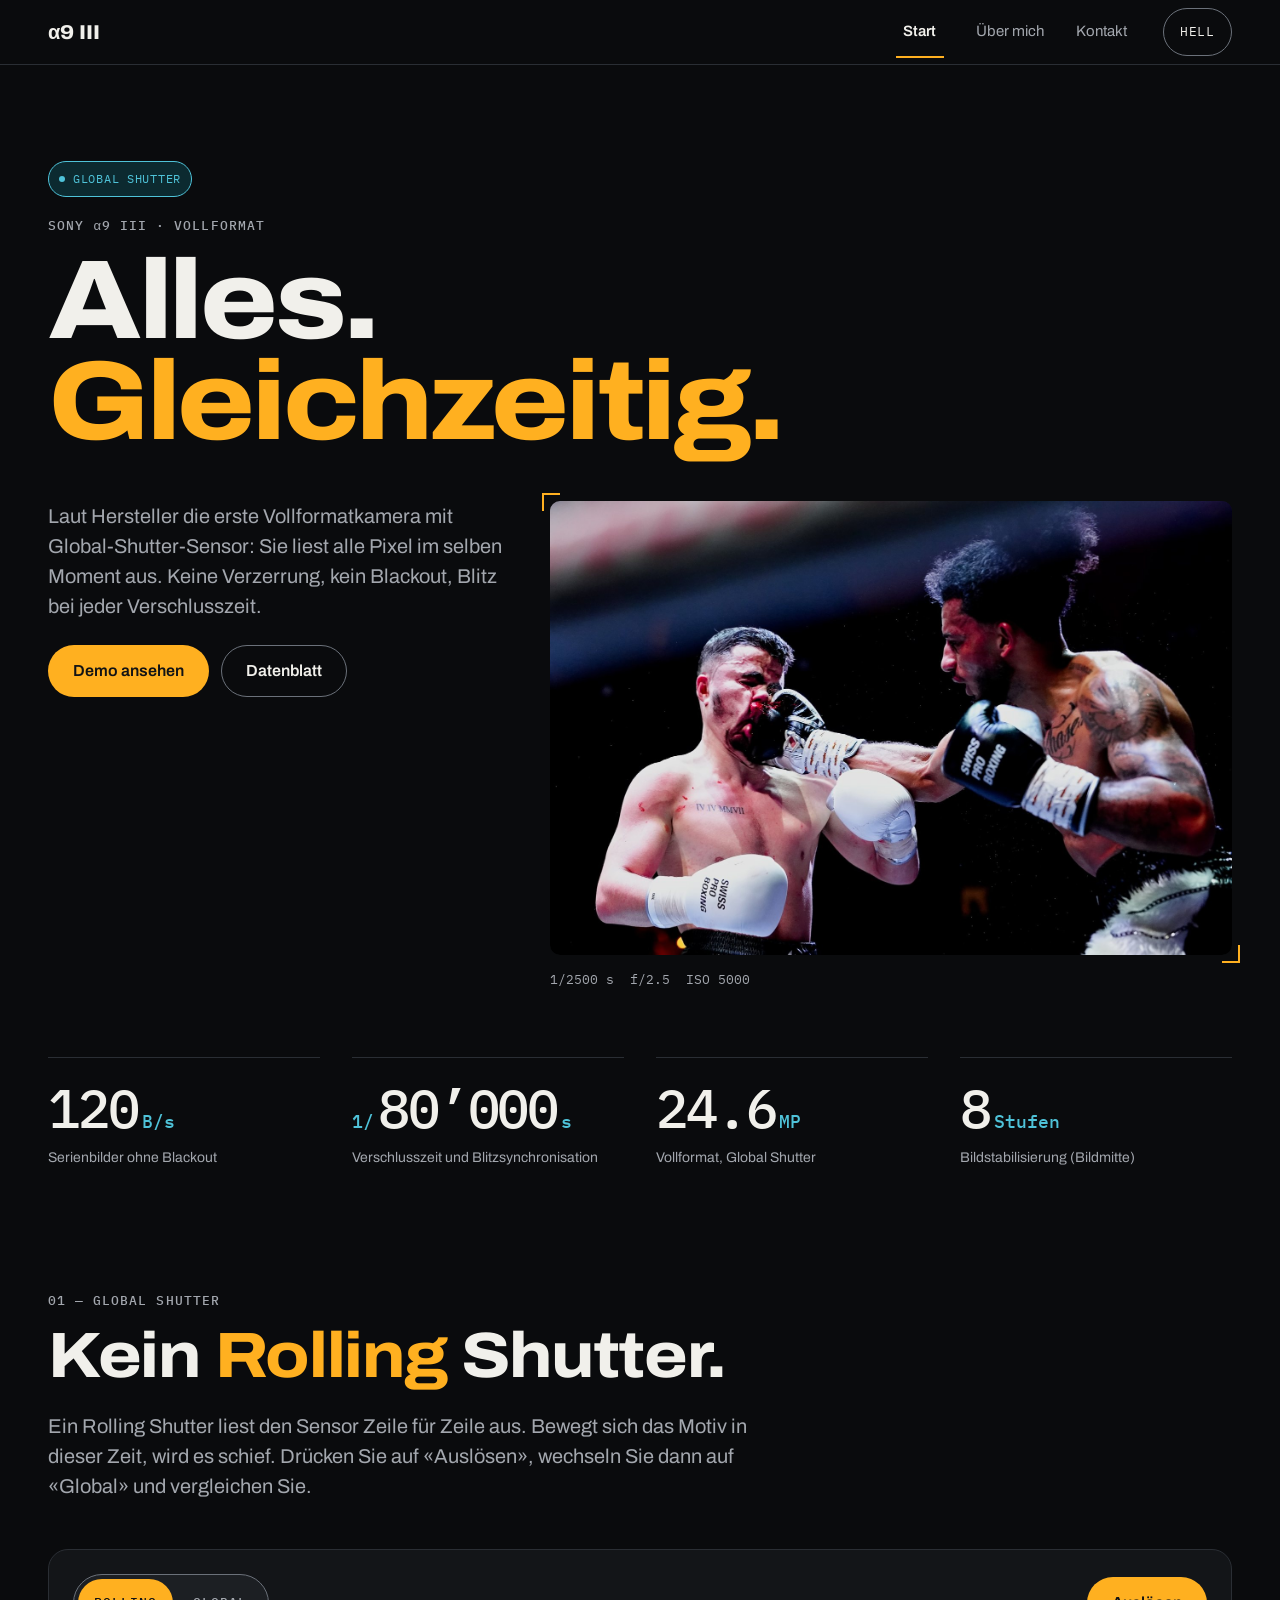
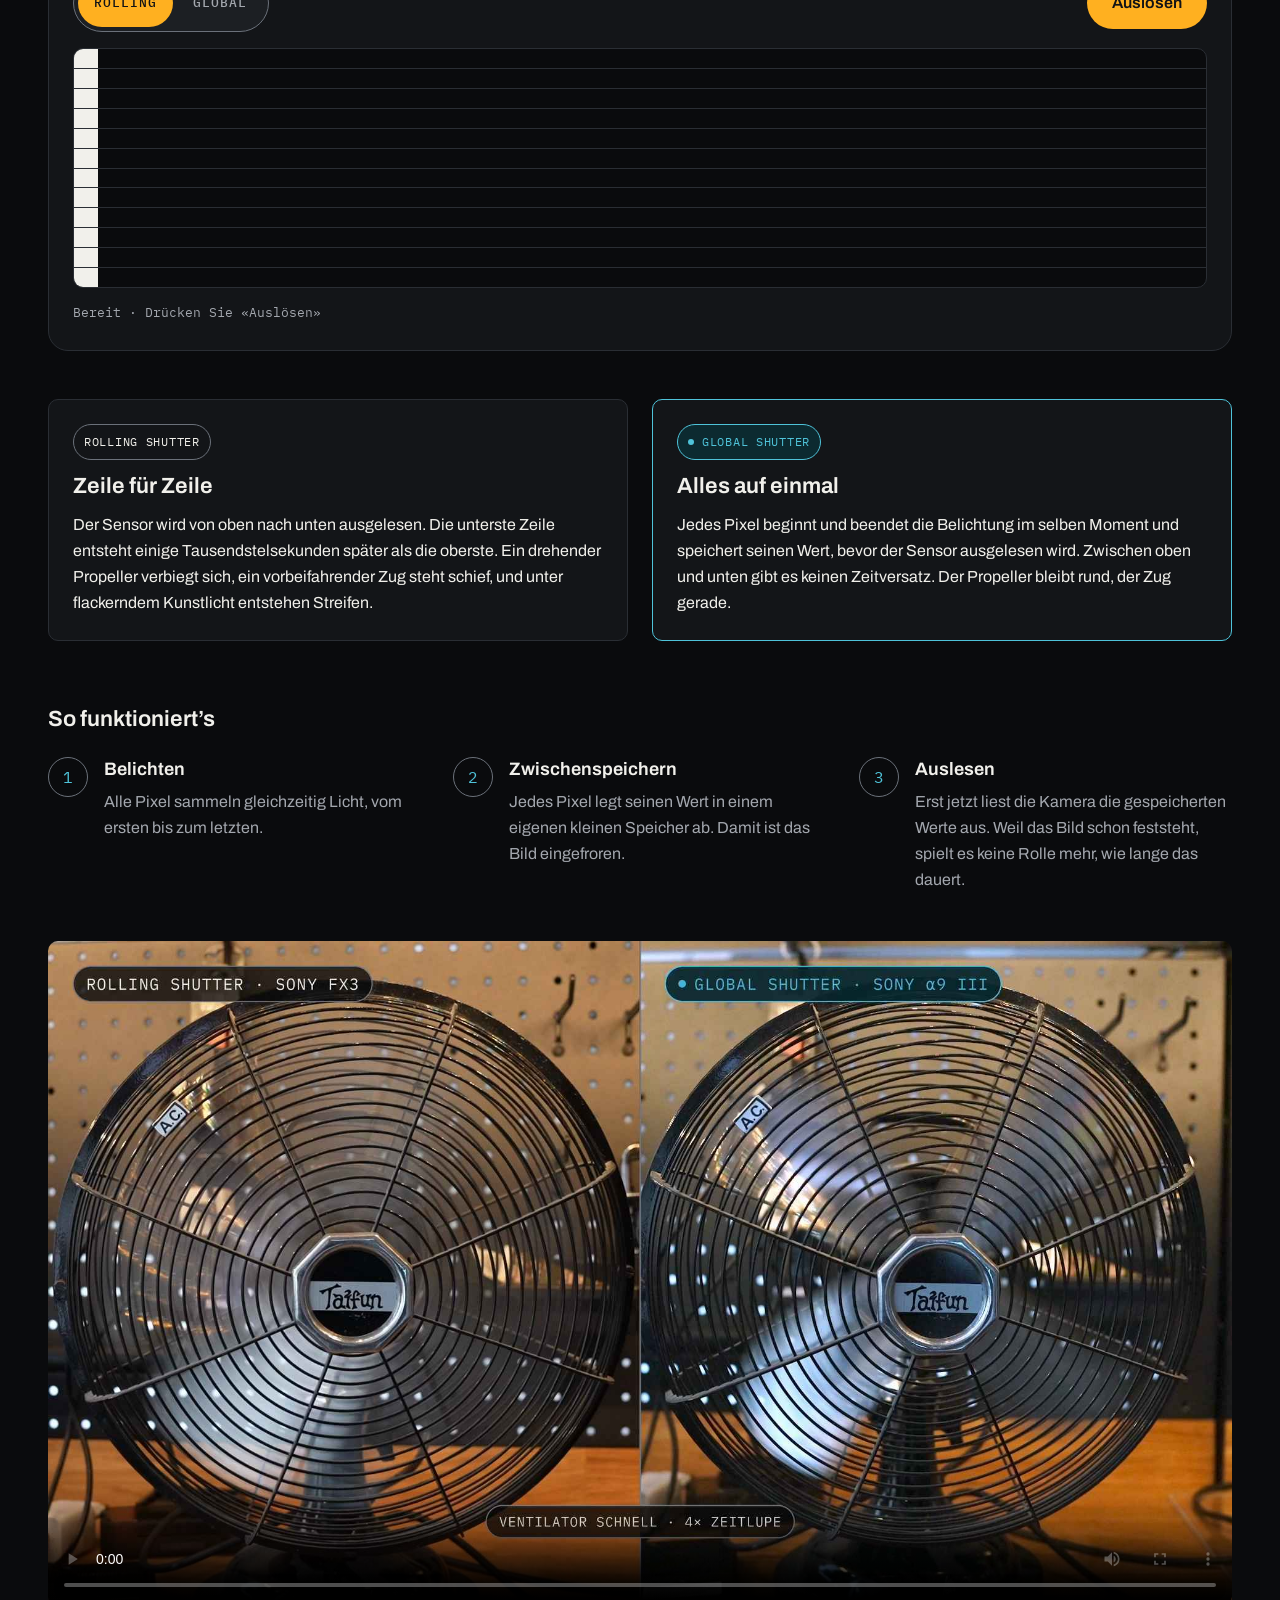
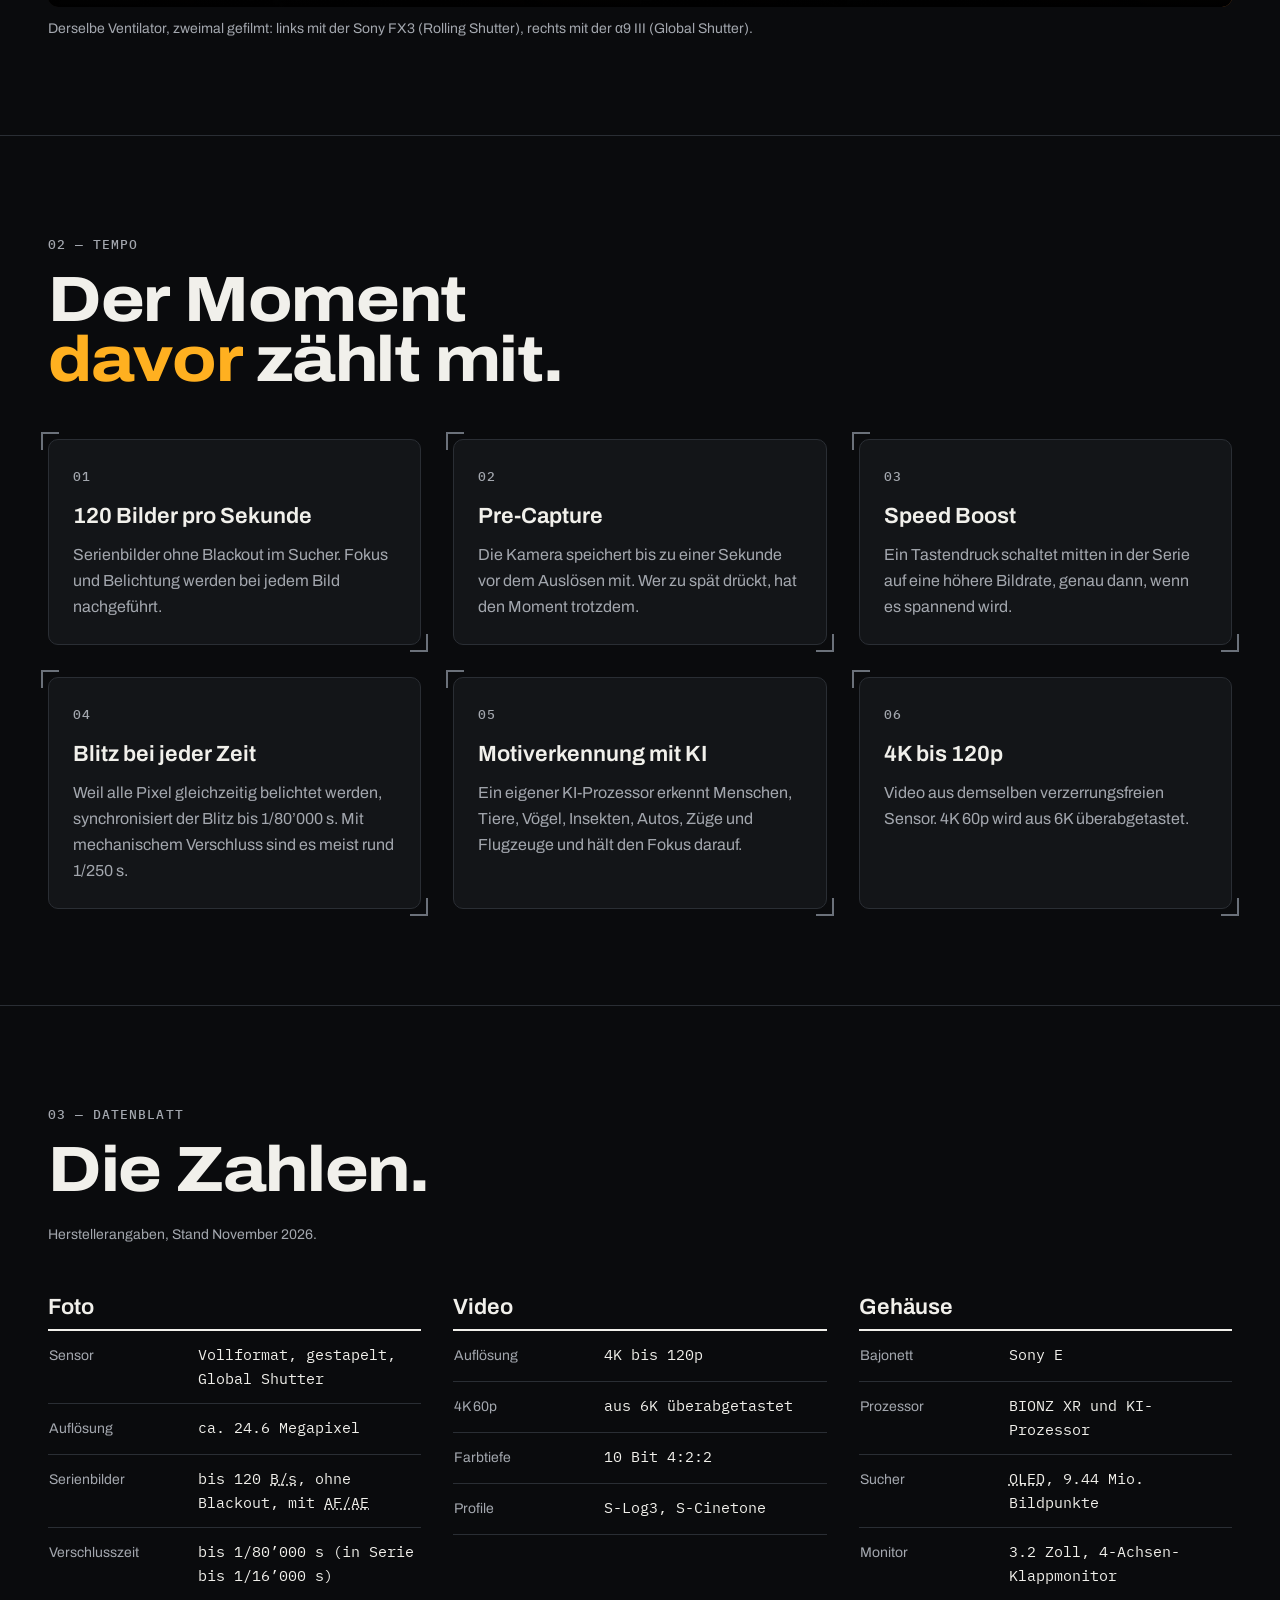
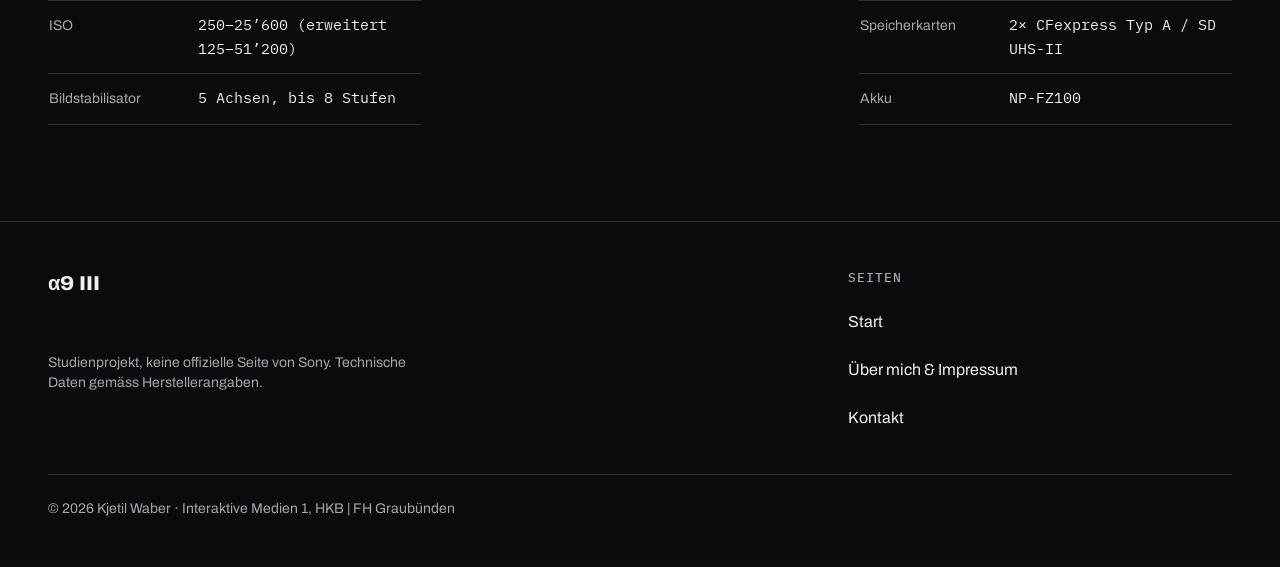
<file: index.html>
<!DOCTYPE html>
<html lang="de-CH">
<head>
    <meta charset="UTF-8">
    <meta name="viewport" content="width=device-width, initial-scale=1">
    <title>Sony α9 III – Alles. Gleichzeitig.</title>
    <!-- Metabeschreibung der Webseite -->
    <meta name="description"
          content="Die Sony α9 III liest alle Pixel im selben Moment aus. Was ein Global Shutter ist, warum er schnelle Motive gerade hält – mit Demo und Datenblatt.">
    <!-- Icon im Browser-Tab: ICO für ältere Browser, SVG für moderne, PNG für den iPhone-Homescreen -->
    <link rel="icon" href="favicon.ico" sizes="32x32">
    <link rel="icon" href="img/favicon.svg" type="image/svg+xml">
    <link rel="apple-touch-icon" href="img/apple-touch-icon.png">
    <link rel="stylesheet" href="css/style.css">
    <script src="js/theme.js" defer></script>
    <script src="js/menu.js" defer></script>
    <script src="js/demo.js" defer></script>
</head>
<body>
    <!-- Button für Personen mit Screenreader, damit sie zu Inhalt springen können ohne das ganze Menu vorlesen zu lassen -->
    <a class="skip-link" href="#inhalt">Zum Inhalt springen</a>
    <header class="site-header">
        <!-- Anschliessend div, damit auf breiten Screens Menu nicht über die volle Breite geht -->
        <div class="container header-inner">
            <a class="logo" href="index.html">α9 III</a>
            <button class="theme-toggle" id="theme-toggle" type="button">Hell</button>
            <button class="menu-toggle" type="button" aria-expanded="false" aria-controls="hauptnav">
                <span class="menu-icon" aria-hidden="true"></span>
                <span class="visually-hidden">Menü</span>
            </button>
            <nav id="hauptnav" aria-label="Hauptnavigation">
                <ul class="nav-list list-reset">
                    <li>
                        <a class="nav-link is-active" href="index.html" aria-current="page">Start</a>
                    </li>
                    <li>
                        <a class="nav-link" href="ueber-mich.html">Über mich</a>
                    </li>
                    <li>
                        <a class="nav-link" href="kontakt.html">Kontakt</a>
                    </li>
                </ul>
            </nav>
        </div>
    </header>
    <main id="inhalt">
        <section class="hero">
            <div class="container">
                <header class="hero-head">
                    <span class="badge badge--sensor">Global Shutter</span>
                    <hgroup>
                        <p class="eyebrow">Sony <span class="no-caps">α</span>9 III · Vollformat</p>
                        <h1 class="hero-title">Alles.
                            <span class="hl">Gleichzeitig.</span>
                        </h1>
                    </hgroup>
                </header>
                <div class="hero-grid">
                    <div class="hero-text">
                        <p class="lead">Laut Hersteller die erste Vollformatkamera mit Global-Shutter-Sensor: Sie liest alle Pixel im selben Moment aus. Keine Verzerrung, kein Blackout, Blitz bei jeder Verschlusszeit.</p>
                        <div class="button-group">
                            <a class="btn btn-primary" href="#global-shutter">Demo ansehen</a>
                            <a class="btn btn-secondary" href="#datenblatt">Datenblatt</a>
                        </div>
                    </div>
                    <figure class="hero-figure">
                        <div class="media-frame af-frame is-locked">
                            <img src="img/a9iii-hero.jpg" alt="Boxkampf im Ring: Ein Boxer trifft seinen Gegner mit der Linken im Gesicht, Blut und Schweisstropfen sind mitten im Flug eingefroren" width="1600" height="1067">
                        </div>
                        <figcaption class="exif">
                            <span>1/2500 s</span>
                            <span>f/2.5</span>
                            <span>ISO 5000</span>
                        </figcaption>
                    </figure>
                </div>
            </div>
        </section>
        <div class="container">
            <dl class="stats">
                <div class="stat">
                    <dt class="small">Serienbilder ohne Blackout</dt>
                    <dd class="stat-value">
                        120
                        <abbr class="unit" title="Bilder pro Sekunde">B/s</abbr>
                    </dd>
                </div>
                <div class="stat">
                    <dt class="small">Verschlusszeit und Blitzsynchronisation</dt>
                    <dd class="stat-value">
                        <span class="unit">1/</span>
                        80’000
                        <abbr class="unit" title="Sekunden">s</abbr>
                    </dd>
                </div>
                <div class="stat">
                    <dt class="small">Vollformat, Global Shutter</dt>
                    <dd class="stat-value">
                        24.6
                        <abbr class="unit" title="Megapixel">MP</abbr>
                    </dd>
                </div>
                <div class="stat">
                    <dt class="small">Bildstabilisierung (Bildmitte)</dt>
                    <dd class="stat-value">
                        8
                        <span class="unit">Stufen</span>
                    </dd>
                </div>
            </dl>
        </div>
        <section class="section section--flush" id="global-shutter">
            <div class="container">
                <header class="section-head">
                    <hgroup>
                        <p class="eyebrow">01 — Global Shutter</p>
                        <h2>
                            Kein
                            <span class="hl">Rolling</span>
                             Shutter.
                        </h2>
                    </hgroup>
                    <p class="lead">Ein Rolling Shutter liest den Sensor Zeile für Zeile aus. Bewegt sich das Motiv in dieser Zeit, wird es schief. Drücken Sie auf «Auslösen», wechseln Sie dann auf «Global» und vergleichen Sie.</p>
                </header>
                <div class="demo" data-mode="rolling">
                    <div class="demo-controls">
                        <div class="segmented" role="group" aria-label="Verschluss">
                            <button type="button" data-mode-button="rolling" aria-pressed="true">Rolling</button>
                            <button type="button" data-mode-button="global" aria-pressed="false">Global</button>
                        </div>
                        <button class="btn btn-primary" type="button" data-release="">Auslösen</button>
                    </div>
                    <figure>
                        <div class="sensor" role="img" aria-label="Simulation: Ein senkrechter Balken bewegt sich über zwölf Sensorzeilen.">
                            <div class="sensor-row">
                                <span class="sensor-bar"></span>
                            </div>
                            <div class="sensor-row">
                                <span class="sensor-bar"></span>
                            </div>
                            <div class="sensor-row">
                                <span class="sensor-bar"></span>
                            </div>
                            <div class="sensor-row">
                                <span class="sensor-bar"></span>
                            </div>
                            <div class="sensor-row">
                                <span class="sensor-bar"></span>
                            </div>
                            <div class="sensor-row">
                                <span class="sensor-bar"></span>
                            </div>
                            <div class="sensor-row">
                                <span class="sensor-bar"></span>
                            </div>
                            <div class="sensor-row">
                                <span class="sensor-bar"></span>
                            </div>
                            <div class="sensor-row">
                                <span class="sensor-bar"></span>
                            </div>
                            <div class="sensor-row">
                                <span class="sensor-bar"></span>
                            </div>
                            <div class="sensor-row">
                                <span class="sensor-bar"></span>
                            </div>
                            <div class="sensor-row">
                                <span class="sensor-bar"></span>
                            </div>
                        </div>
                        <figcaption class="exif" aria-live="polite">Bereit · Drücken Sie «Auslösen»</figcaption>
                    </figure>
                </div>
                <div class="compare">
                    <article class="card">
                        <span class="badge">Rolling Shutter</span>
                        <h3>Zeile für Zeile</h3>
                        <p>Der Sensor wird von oben nach unten ausgelesen. Die unterste Zeile entsteht einige Tausendstelsekunden später als die oberste. Ein drehender Propeller verbiegt sich, ein vorbeifahrender Zug steht schief, und unter flackerndem Kunstlicht entstehen Streifen.</p>
                    </article>
                    <article class="card card--sensor">
                        <span class="badge badge--sensor">Global Shutter</span>
                        <h3>Alles auf einmal</h3>
                        <p>Jedes Pixel beginnt und beendet die Belichtung im selben Moment und speichert seinen Wert, bevor der Sensor ausgelesen wird. Zwischen oben und unten gibt es keinen Zeitversatz. Der Propeller bleibt rund, der Zug gerade.</p>
                    </article>
                </div>
                <h3 class="subhead">So funktioniert’s</h3>
                <ol class="steps list-reset">
                    <li class="step">
                        <h4>Belichten</h4>
                        <p>Alle Pixel sammeln gleichzeitig Licht, vom ersten bis zum letzten.</p>
                    </li>
                    <li class="step">
                        <h4>Zwischenspeichern</h4>
                        <p>Jedes Pixel legt seinen Wert in einem eigenen kleinen Speicher ab. Damit ist das Bild eingefroren.</p>
                    </li>
                    <li class="step">
                        <h4>Auslesen</h4>
                        <p>Erst jetzt liest die Kamera die gespeicherten Werte aus. Weil das Bild schon feststeht, spielt es keine Rolle mehr, wie lange das dauert.</p>
                    </li>
                </ol>
                <figure class="video-figure">
                    <video controls preload="metadata" poster="img/video-poster.jpg" width="1920" height="1080">
                        <source src="video/ventilator.mp4" type="video/mp4">
                        <p>
                            Ihr Browser kann dieses Video nicht abspielen.
                            <a href="video/ventilator.mp4">Video herunterladen (MP4)</a>
                        </p>
                    </video>
                    <figcaption class="small">
                        Derselbe Ventilator, zweimal gefilmt: links mit der Sony FX3 (Rolling Shutter), rechts mit der α9 III (Global Shutter).
                    </figcaption>
                </figure>
            </div>
        </section>
        <section class="section" id="tempo">
            <div class="container">
                <header class="section-head">
                    <hgroup>
                        <p class="eyebrow">02 — Tempo</p>
                        <h2>
                            Der Moment
                            <span class="hl">davor</span>
                             zählt mit.
                        </h2>
                    </hgroup>
                </header>
                <ul class="cards list-reset">
                    <li class="card af-frame">
                        <p class="eyebrow" aria-hidden="true">01</p>
                        <h3>120 Bilder pro Sekunde</h3>
                        <p>Serienbilder ohne Blackout im Sucher. Fokus und Belichtung werden bei jedem Bild nachgeführt.</p>
                    </li>
                    <li class="card af-frame">
                        <p class="eyebrow" aria-hidden="true">02</p>
                        <h3>Pre-Capture</h3>
                        <p>Die Kamera speichert bis zu einer Sekunde vor dem Auslösen mit. Wer zu spät drückt, hat den Moment trotzdem.</p>
                    </li>
                    <li class="card af-frame">
                        <p class="eyebrow" aria-hidden="true">03</p>
                        <h3>Speed Boost</h3>
                        <p>Ein Tastendruck schaltet mitten in der Serie auf eine höhere Bildrate, genau dann, wenn es spannend wird.</p>
                    </li>
                    <li class="card af-frame">
                        <p class="eyebrow" aria-hidden="true">04</p>
                        <h3>Blitz bei jeder Zeit</h3>
                        <p>Weil alle Pixel gleichzeitig belichtet werden, synchronisiert der Blitz bis 1/80’000 s. Mit mechanischem Verschluss sind es meist rund 1/250 s.</p>
                    </li>
                    <li class="card af-frame">
                        <p class="eyebrow" aria-hidden="true">05</p>
                        <h3>Motiverkennung mit KI</h3>
                        <p>Ein eigener KI-Prozessor erkennt Menschen, Tiere, Vögel, Insekten, Autos, Züge und Flugzeuge und hält den Fokus darauf.</p>
                    </li>
                    <li class="card af-frame">
                        <p class="eyebrow" aria-hidden="true">06</p>
                        <h3>4K bis 120p</h3>
                        <p>Video aus demselben verzerrungsfreien Sensor. 4K 60p wird aus 6K überabgetastet.</p>
                    </li>
                </ul>
            </div>
        </section>
        <section class="section" id="datenblatt">
            <div class="container">
                <header class="section-head">
                    <hgroup>
                        <p class="eyebrow">03 — Datenblatt</p>
                        <h2>Die Zahlen.</h2>
                    </hgroup>
                    <p class="small">
                        Herstellerangaben, Stand
                        <time datetime="2026-11">November 2026</time>.
                    </p>
                </header>
                <div class="specs">
                    <table class="spec-table">
                        <caption>Foto</caption>
                        <tbody>
                        <tr>
                            <th scope="row">
                                Sensor
                            </th>
                            <td>Vollformat, gestapelt, Global Shutter</td>
                        </tr>
                        <tr>
                            <th scope="row">
                                Auflösung
                            </th>
                            <td>ca. 24.6 Megapixel</td>
                        </tr>
                        <tr>
                            <th scope="row">
                                Serienbilder
                            </th>
                            <td>
                                bis 120 <abbr title="Bilder pro Sekunde">B/s</abbr>, ohne Blackout, mit <abbr title="Autofokus und automatische Belichtung">AF/AE</abbr>
                            </td>
                        </tr>
                        <tr>
                            <th scope="row">
                                Verschlusszeit
                            </th>
                            <td>
                                bis 1/80’000&nbsp;s (in Serie bis 1/16’000&nbsp;s)
                            </td>
                        </tr>
                        <tr>
                            <th scope="row">
                                ISO
                            </th>
                            <td>
                                250–25’600 (erweitert 125–51’200)
                            </td>
                        </tr>
                        <tr>
                            <th scope="row">
                                Bildstabilisator
                            </th>
                            <td>
                                5 Achsen, bis 8 Stufen
                            </td>
                        </tr>
                        </tbody>
                    </table>
                    <table class="spec-table">
                        <caption>Video</caption>
                        <tbody>
                        <tr>
                            <th scope="row">
                                Auflösung
                            </th>
                            <td>4K bis 120p</td>
                        </tr>
                        <tr>
                            <th scope="row">
                                4K 60p
                            </th>
                            <td>aus 6K überabgetastet</td>
                        </tr>
                        <tr>
                            <th scope="row">
                                Farbtiefe
                            </th>
                            <td>
                                10 Bit 4:2:2
                            </td>
                        </tr>
                        <tr>
                            <th scope="row">
                                Profile
                            </th>
                            <td>
                                S-Log3, S-Cinetone
                            </td>
                        </tr>
                        </tbody>
                    </table>
                    <table class="spec-table">
                        <caption>Gehäuse</caption>
                        <tbody>
                        <tr>
                            <th scope="row">
                                Bajonett
                            </th>
                            <td>Sony E</td>
                        </tr>
                        <tr>
                            <th scope="row">
                                Prozessor
                            </th>
                            <td>BIONZ XR und KI-Prozessor</td>
                        </tr>
                        <tr>
                            <th scope="row">
                                Sucher
                            </th>
                            <td>
                                <abbr title="organische Leuchtdioden">OLED</abbr>, 9.44 Mio. Bildpunkte
                            </td>
                        </tr>
                        <tr>
                            <th scope="row">
                                Monitor
                            </th>
                            <td>
                                3.2 Zoll, 4-Achsen-Klappmonitor
                            </td>
                        </tr>
                        <tr>
                            <th scope="row">
                                Speicherkarten
                            </th>
                            <td>
                                2× CFexpress Typ A / SD UHS-II
                            </td>
                        </tr>
                        <tr>
                            <th scope="row">
                                Akku
                            </th>
                            <td>
                                NP-FZ100
                            </td>
                        </tr>
                        </tbody>
                    </table>
                </div>
            </div>
        </section>
    </main>
    <footer class="site-footer">
        <div class="container footer-grid">
            <div class="footer-about">
                <p class="footer-brand">α9 III</p>
                <p class="small">Studienprojekt, keine offizielle Seite von Sony. Technische Daten gemäss Herstellerangaben.</p>
            </div>
            <nav aria-label="Fussnavigation">
                <h2 class="eyebrow footer-title">Seiten</h2>
                <ul class="footer-links list-reset">
                    <li><a href="index.html">Start</a></li>
                    <li><a href="ueber-mich.html">Über mich &amp; Impressum</a></li>
                    <li><a href="kontakt.html">Kontakt</a></li>
                </ul>
            </nav>
            <p class="footer-copy small">
                © <time datetime="2026">2026</time> Kjetil Waber · Interaktive Medien 1, HKB | FH Graubünden
            </p>
        </div>
    </footer>
</body>
</html>
</file>
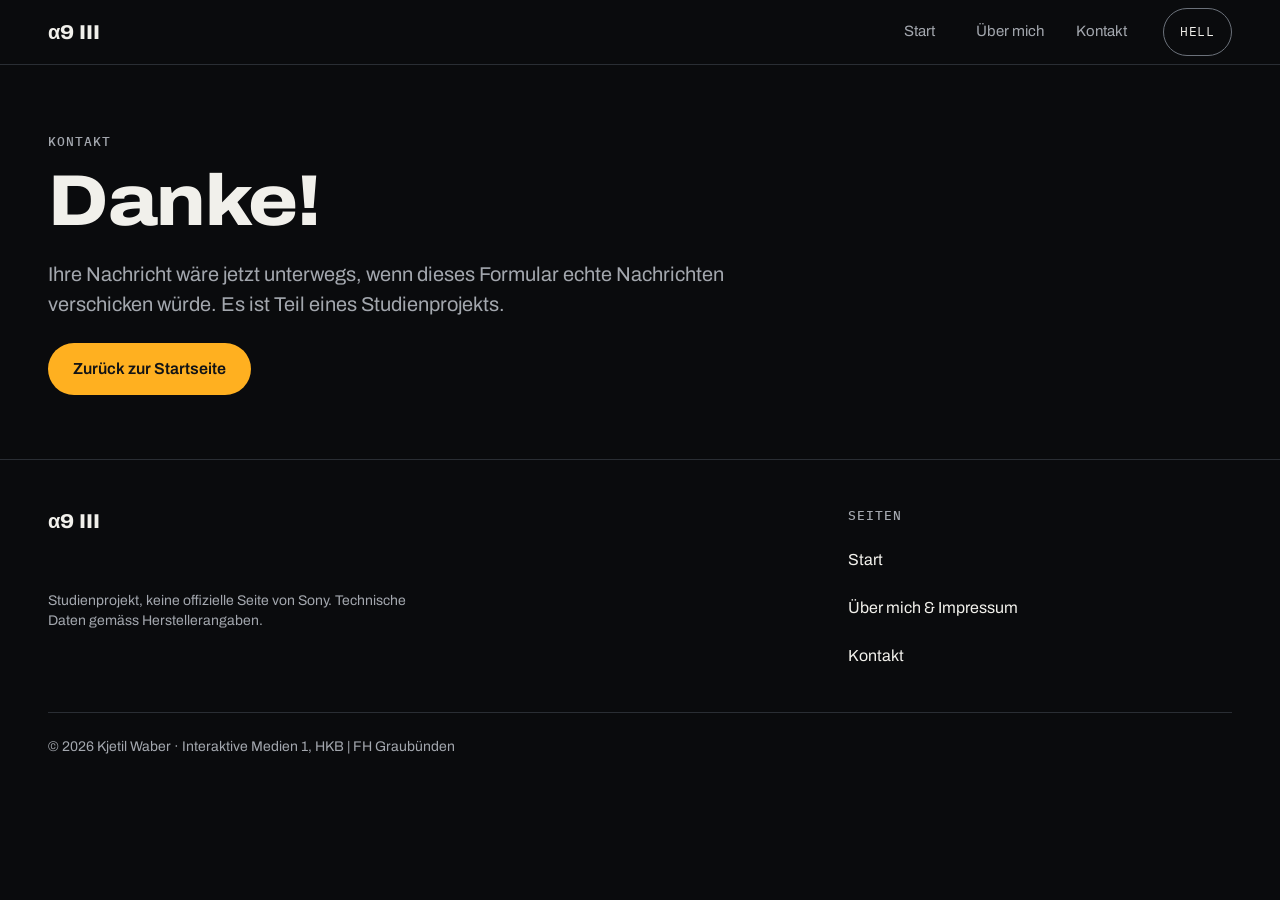
<file: danke.html>
<!DOCTYPE html>
<html lang="de-CH">
<head>
    <meta charset="UTF-8">
    <meta name="viewport" content="width=device-width, initial-scale=1">
    <title>Danke – α9 III</title>
    <meta name="description"
          content="Bestätigung nach dem Absenden des Kontaktformulars dieser Studienarbeit zur Sony α9 III.">
    <meta name="robots" content="noindex">
    <!-- Icon im Browser-Tab: ICO für ältere Browser, SVG für moderne, PNG für den iPhone-Homescreen -->
    <link rel="icon" href="favicon.ico" sizes="32x32">
    <link rel="icon" href="img/favicon.svg" type="image/svg+xml">
    <link rel="apple-touch-icon" href="img/apple-touch-icon.png">
    <link rel="stylesheet" href="css/style.css">
    <script src="js/theme.js" defer></script>
    <script src="js/menu.js" defer></script>
</head>
<body>
    <a class="skip-link" href="#inhalt">Zum Inhalt springen</a>
    <header class="site-header">
        <div class="container header-inner">
            <a class="logo" href="index.html">α9 III</a>
            <button class="theme-toggle" id="theme-toggle" type="button">Hell</button>
            <button class="menu-toggle" type="button" aria-expanded="false" aria-controls="hauptnav">
                <span class="menu-icon" aria-hidden="true"></span>
                <span class="visually-hidden">Menü</span>
            </button>
            <nav id="hauptnav" aria-label="Hauptnavigation">
                <ul class="nav-list list-reset">
                    <li>
                        <a class="nav-link" href="index.html">Start</a>
                    </li>
                    <li>
                        <a class="nav-link" href="ueber-mich.html">Über mich</a>
                    </li>
                    <li>
                        <a class="nav-link" href="kontakt.html">Kontakt</a>
                    </li>
                </ul>
            </nav>
        </div>
    </header>
    <main id="inhalt">
        <header class="container page-head">
            <hgroup>
                <p class="eyebrow">Kontakt</p>
                <h1 class="page-title">Danke!</h1>
            </hgroup>
            <p class="lead">Ihre Nachricht wäre jetzt unterwegs, wenn dieses Formular echte Nachrichten verschicken würde. Es ist Teil eines Studienprojekts.</p>
            <div class="button-group">
                <a class="btn btn-primary" href="index.html">Zurück zur Startseite</a>
            </div>
        </header>
    </main>
    <footer class="site-footer">
        <div class="container footer-grid">
            <div class="footer-about">
                <p class="footer-brand">α9 III</p>
                <p class="small">Studienprojekt, keine offizielle Seite von Sony. Technische Daten gemäss Herstellerangaben.</p>
            </div>
            <nav aria-label="Fussnavigation">
                <h2 class="eyebrow footer-title">Seiten</h2>
                <ul class="footer-links list-reset">
                    <li><a href="index.html">Start</a></li>
                    <li><a href="ueber-mich.html">Über mich &amp; Impressum</a></li>
                    <li><a href="kontakt.html">Kontakt</a></li>
                </ul>
            </nav>
            <p class="footer-copy small">
                © <time datetime="2026">2026</time> Kjetil Waber · Interaktive Medien 1, HKB | FH Graubünden
            </p>
        </div>
    </footer>
</body>
</html>
</file>
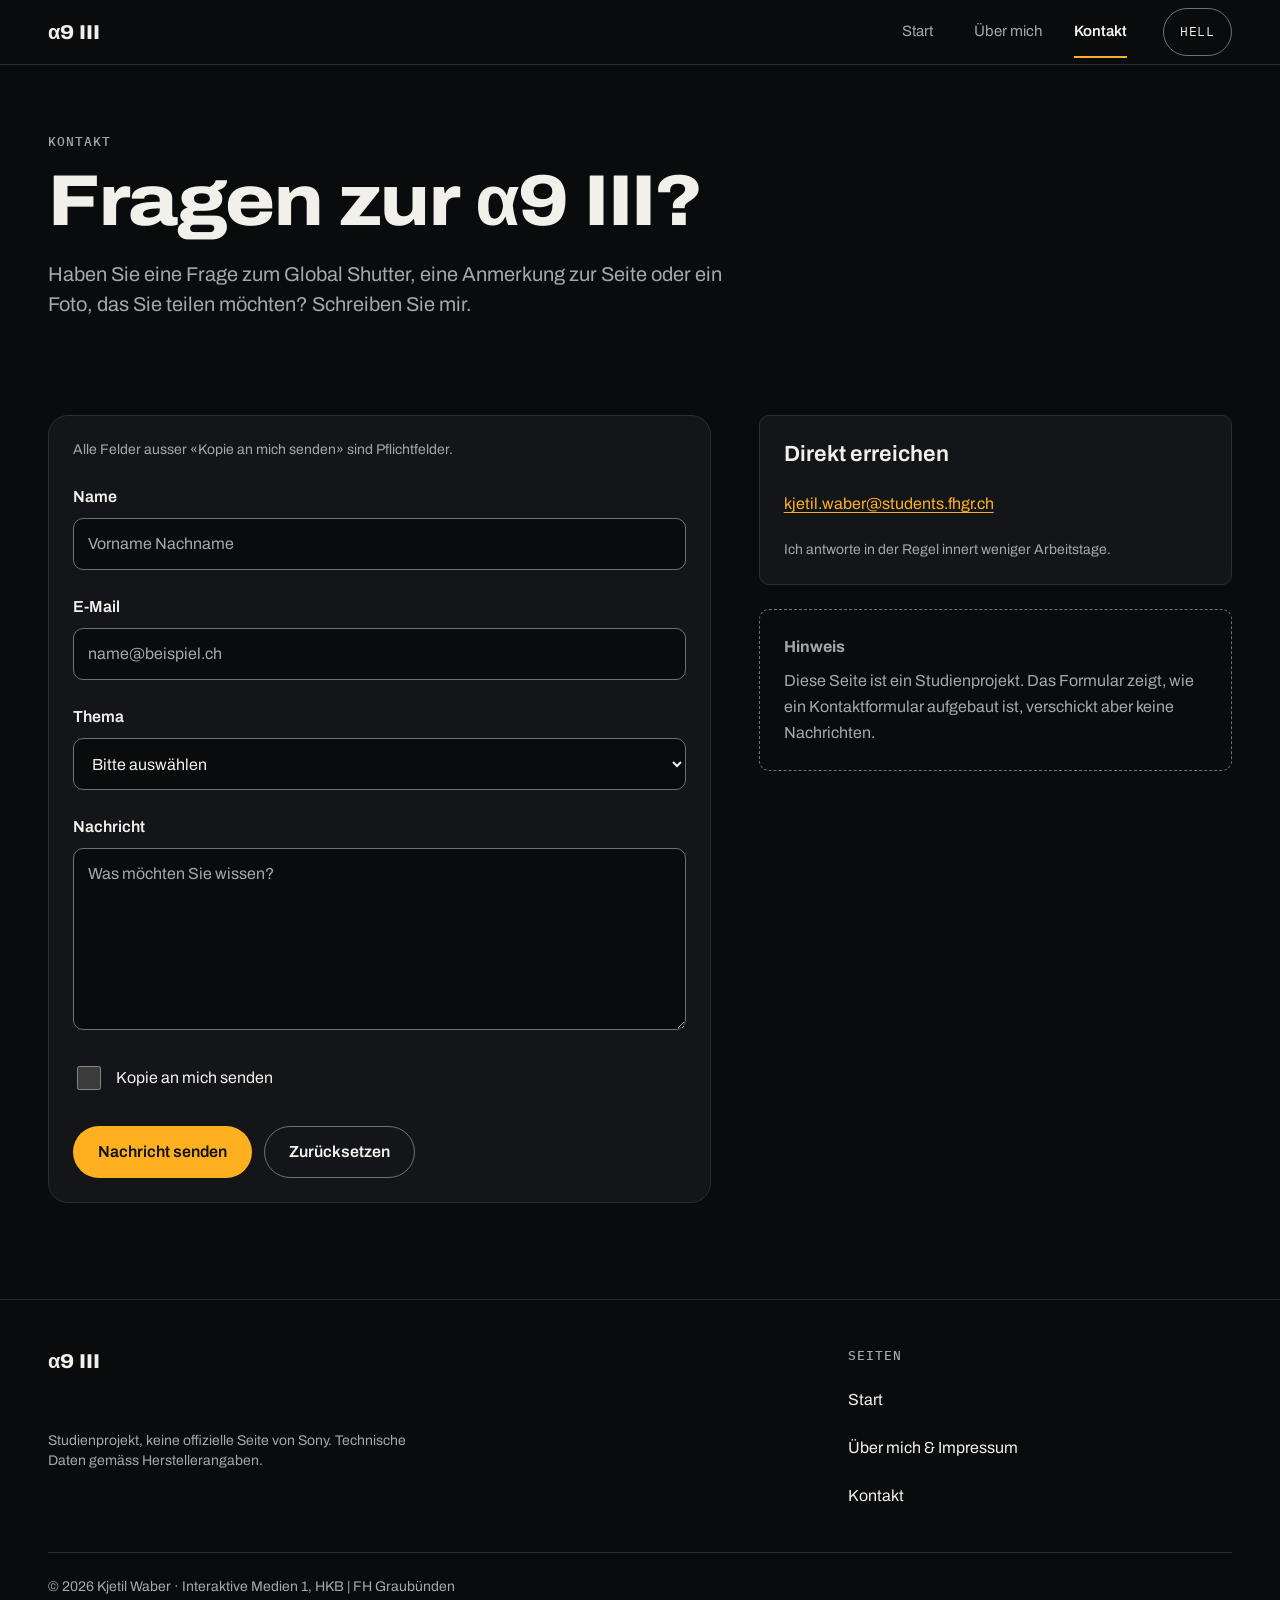
<file: kontakt.html>
<!DOCTYPE html>
<html lang="de-CH">
<head>
    <meta charset="UTF-8">
    <meta name="viewport" content="width=device-width, initial-scale=1">
    <title>Kontakt – α9 III</title>
    <meta name="description" content="Fragen zur Sony α9 III oder Feedback zur Website? Schreiben Sie mir.">
    <!-- Icon im Browser-Tab: ICO für ältere Browser, SVG für moderne, PNG für den iPhone-Homescreen -->
    <link rel="icon" href="favicon.ico" sizes="32x32">
    <link rel="icon" href="img/favicon.svg" type="image/svg+xml">
    <link rel="apple-touch-icon" href="img/apple-touch-icon.png">
    <link rel="stylesheet" href="css/style.css">
    <script src="js/theme.js" defer></script>
    <script src="js/menu.js" defer></script>
</head>
<body>
    <a class="skip-link" href="#inhalt">Zum Inhalt springen</a>
    <header class="site-header">
        <div class="container header-inner">
            <a class="logo" href="index.html">α9 III</a>
            <button class="theme-toggle" id="theme-toggle" type="button">Hell</button>
            <button class="menu-toggle" type="button" aria-expanded="false" aria-controls="hauptnav">
                <span class="menu-icon" aria-hidden="true"></span>
                <span class="visually-hidden">Menü</span>
            </button>
            <nav id="hauptnav" aria-label="Hauptnavigation">
                <ul class="nav-list list-reset">
                    <li>
                        <a class="nav-link" href="index.html">Start</a>
                    </li>
                    <li>
                        <a class="nav-link" href="ueber-mich.html">Über mich</a>
                    </li>
                    <li>
                        <a class="nav-link is-active" href="kontakt.html" aria-current="page">Kontakt</a>
                    </li>
                </ul>
            </nav>
        </div>
    </header>
    <main id="inhalt">
        <header class="container page-head">
            <hgroup>
                <p class="eyebrow">Kontakt</p>
                <h1 class="page-title">Fragen zur α9 III?</h1>
            </hgroup>
            <p class="lead">
                Haben Sie eine Frage zum Global Shutter, eine Anmerkung zur Seite oder ein Foto, das Sie teilen möchten? Schreiben Sie mir.
            </p>
        </header>
        <div class="section section--flush">
            <div class="container contact-grid">
                <form class="contact-form" action="danke.html" method="get">
                    <p class="small">Alle Felder ausser «Kopie an mich senden» sind Pflichtfelder.</p>
                    <div class="form-field">
                        <label for="name">Name</label>
                        <input type="text" id="name" name="name" autocomplete="name" required placeholder="Vorname Nachname">
                    </div>
                    <div class="form-field">
                        <label for="email">E-Mail</label>
                        <input type="email" id="email" name="email" autocomplete="email" required placeholder="name@beispiel.ch">
                    </div>
                    <div class="form-field">
                        <label for="thema">Thema</label>
                        <select id="thema" name="thema" required>
                            <option value="">Bitte auswählen</option>
                            <option value="frage">Frage zum Global Shutter</option>
                            <option value="feedback">Feedback zur Website</option>
                            <option value="fotografie">Fotografie allgemein</option>
                            <option value="anderes">Etwas anderes</option>
                        </select>
                    </div>
                    <div class="form-field">
                        <label for="nachricht">Nachricht</label>
                        <textarea id="nachricht" name="nachricht" rows="6" required placeholder="Was möchten Sie wissen?"></textarea>
                    </div>
                    <div class="form-check">
                        <input type="checkbox" id="kopie" name="kopie" value="ja">
                        <label for="kopie">Kopie an mich senden</label>
                    </div>
                    <div class="button-group">
                        <button class="btn btn-primary" type="submit">Nachricht senden</button>
                        <button class="btn btn-secondary" type="reset">Zurücksetzen</button>
                    </div>
                </form>
                <aside class="contact-aside">
                    <div class="card">
                        <h2>Direkt erreichen</h2>
                        <address>
                            <a href="mailto:kjetil.waber@students.fhgr.ch">kjetil.waber@students.fhgr.ch</a>
                        </address>
                        <p class="small">Ich antworte in der Regel innert weniger Arbeitstage.</p>
                    </div>
                    <div class="notice" role="note">
                        <p>
                            <strong>Hinweis</strong>
                        </p>
                        <p>
                            Diese Seite ist ein Studienprojekt. Das Formular zeigt, wie ein Kontaktformular aufgebaut ist, verschickt aber keine Nachrichten.
                        </p>
                    </div>
                </aside>
            </div>
        </div>
    </main>
    <footer class="site-footer">
        <div class="container footer-grid">
            <div class="footer-about">
                <p class="footer-brand">α9 III</p>
                <p class="small">Studienprojekt, keine offizielle Seite von Sony. Technische Daten gemäss Herstellerangaben.</p>
            </div>
            <nav aria-label="Fussnavigation">
                <h2 class="eyebrow footer-title">Seiten</h2>
                <ul class="footer-links list-reset">
                    <li><a href="index.html">Start</a></li>
                    <li><a href="ueber-mich.html">Über mich &amp; Impressum</a></li>
                    <li><a href="kontakt.html">Kontakt</a></li>
                </ul>
            </nav>
            <p class="footer-copy small">
                © <time datetime="2026">2026</time> Kjetil Waber · Interaktive Medien 1, HKB | FH Graubünden
            </p>
        </div>
    </footer>
</body>
</html>
</file>
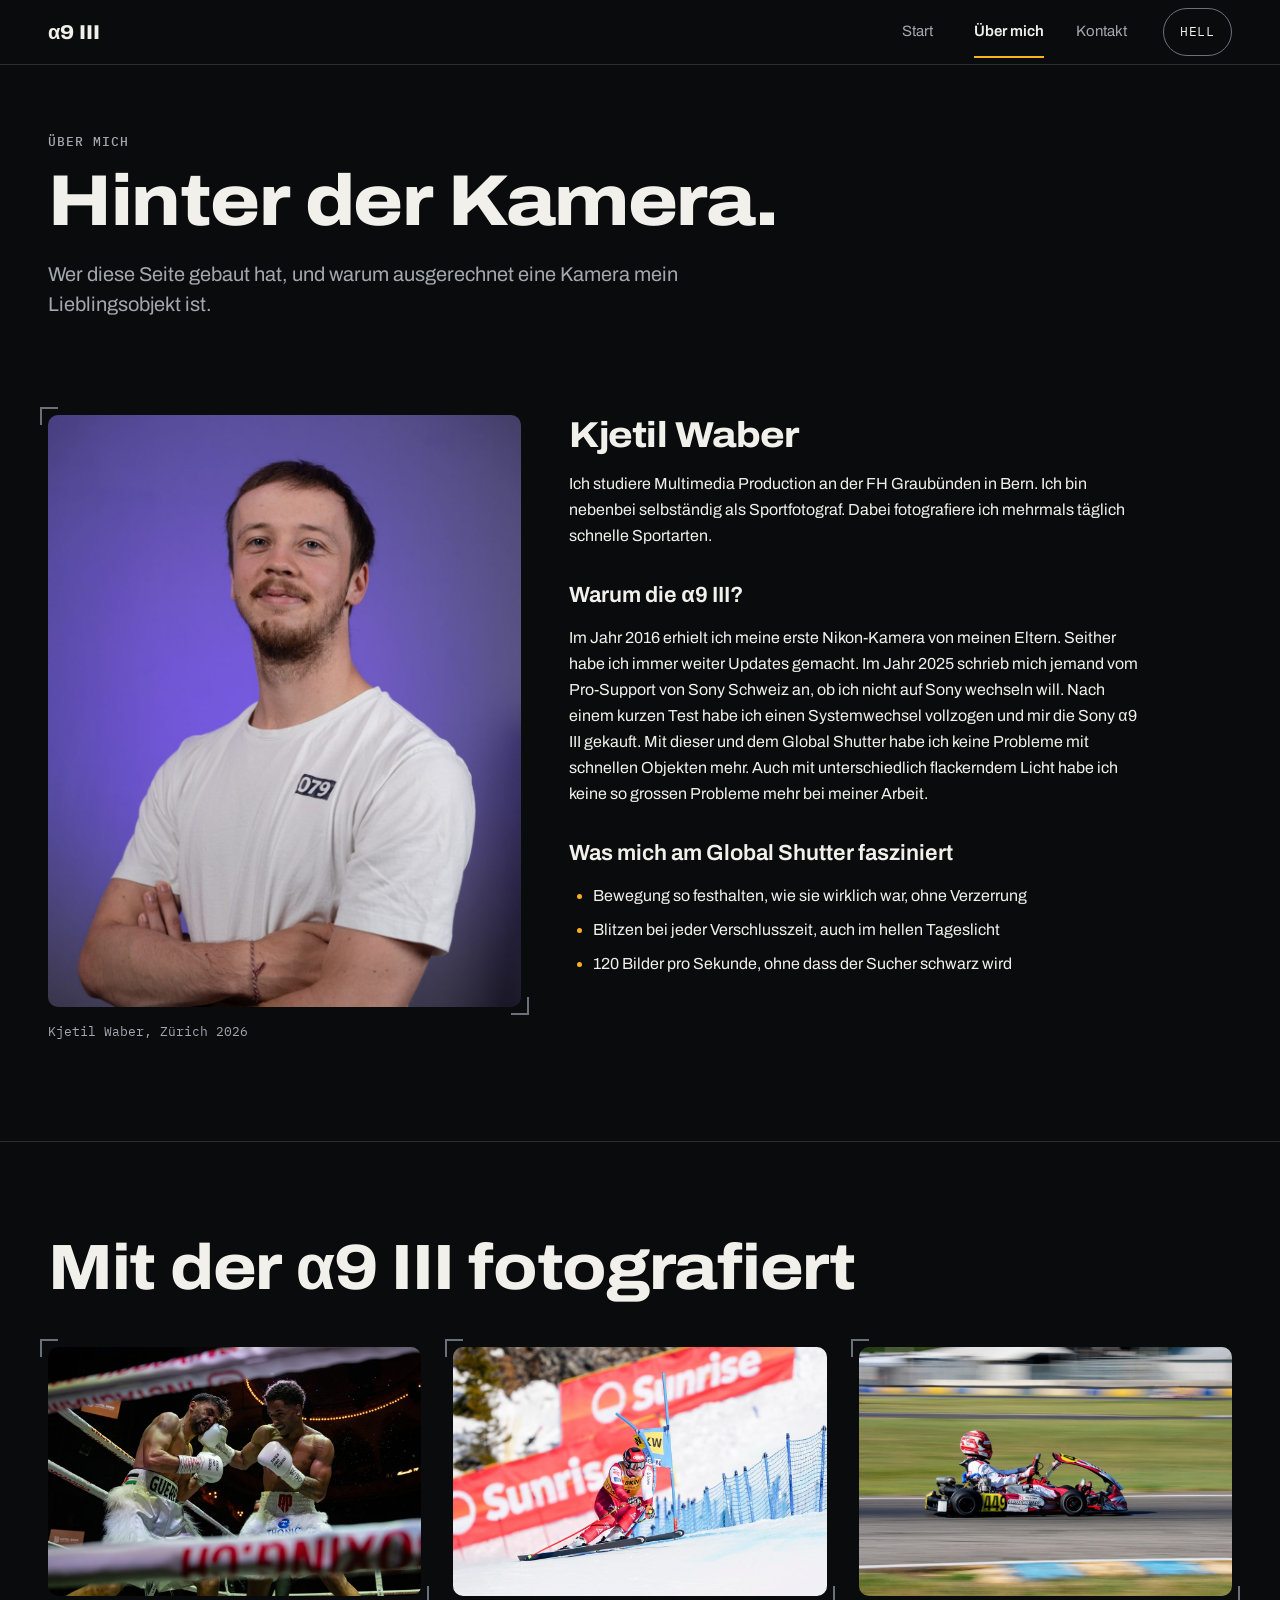
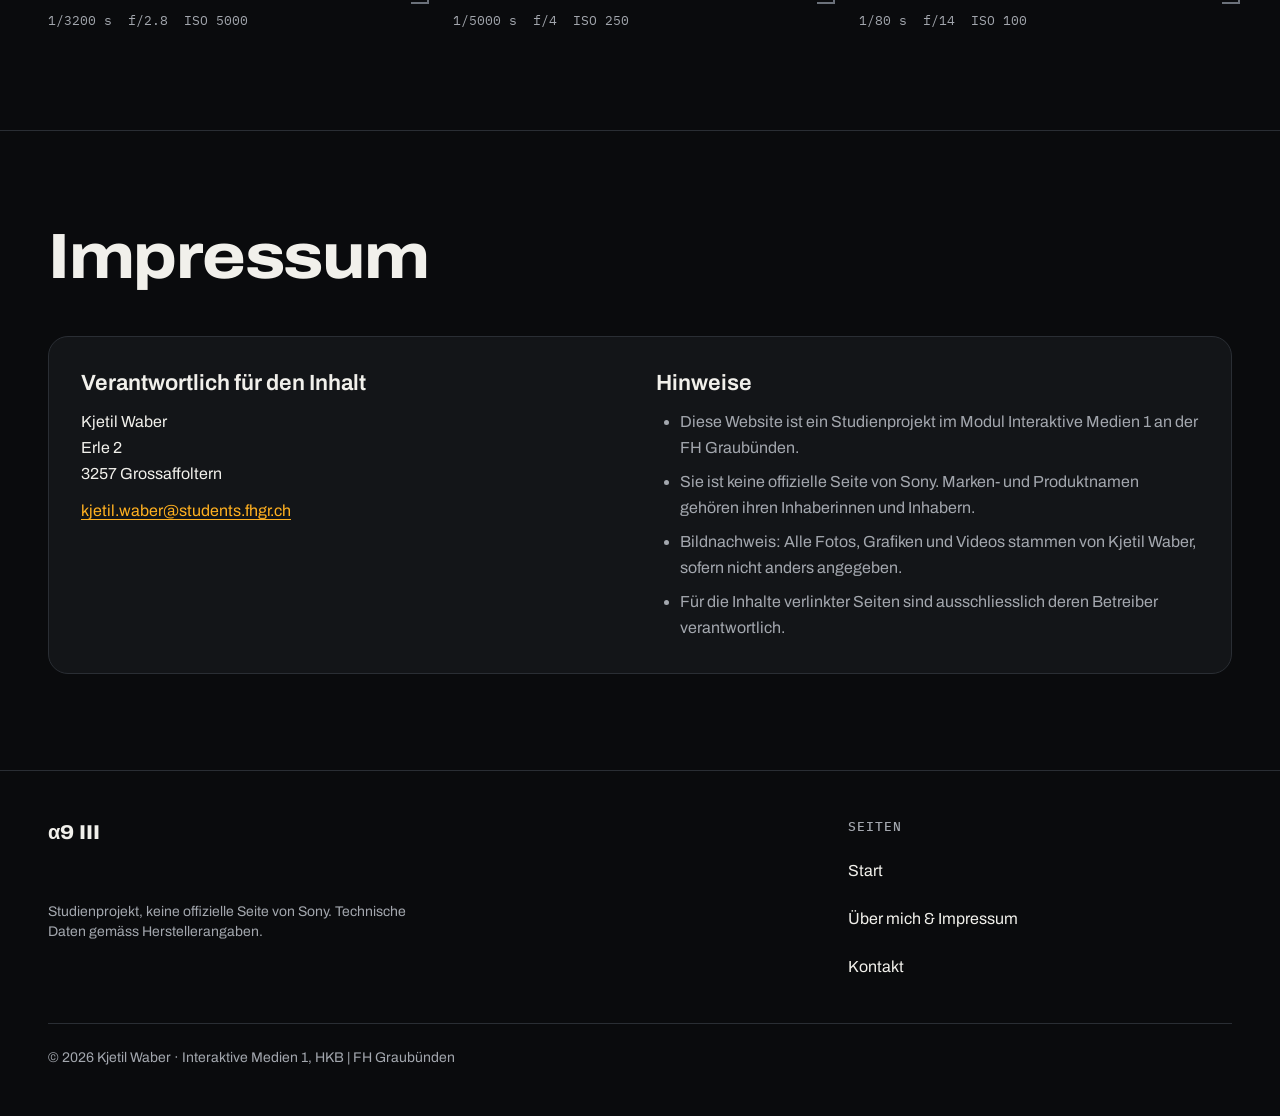
<file: ueber-mich.html>
<!DOCTYPE html>
<html lang="de-CH">
<head>
    <meta charset="UTF-8">
    <meta name="viewport" content="width=device-width, initial-scale=1">
    <title>Über mich &amp; Impressum – α9 III</title>
    <meta name="description"
          content="Wer hinter dieser Website über die Sony α9 III steht, und warum eine Kamera mein Lieblingsobjekt ist.">
    <!-- Icon im Browser-Tab: ICO für ältere Browser, SVG für moderne, PNG für den iPhone-Homescreen -->
    <link rel="icon" href="favicon.ico" sizes="32x32">
    <link rel="icon" href="img/favicon.svg" type="image/svg+xml">
    <link rel="apple-touch-icon" href="img/apple-touch-icon.png">
    <link rel="stylesheet" href="css/style.css">
    <script src="js/theme.js" defer></script>
    <script src="js/menu.js" defer></script>
</head>
<body>
    <a class="skip-link" href="#inhalt">Zum Inhalt springen</a>
    <header class="site-header">
        <div class="container header-inner">
            <a class="logo" href="index.html">α9 III</a>
            <button class="theme-toggle" id="theme-toggle" type="button">Hell</button>
            <button class="menu-toggle" type="button" aria-expanded="false" aria-controls="hauptnav">
                <span class="menu-icon" aria-hidden="true"></span>
                <span class="visually-hidden">Menü</span>
            </button>
            <nav id="hauptnav" aria-label="Hauptnavigation">
                <ul class="nav-list list-reset">
                    <li>
                        <a class="nav-link" href="index.html">Start</a>
                    </li>
                    <li>
                        <a class="nav-link is-active" href="ueber-mich.html" aria-current="page">Über mich</a>
                    </li>
                    <li>
                        <a class="nav-link" href="kontakt.html">Kontakt</a>
                    </li>
                </ul>
            </nav>
        </div>
    </header>
    <main id="inhalt">
        <header class="container page-head">
            <hgroup>
                <p class="eyebrow">Über mich</p>
                <h1 class="page-title">Hinter der Kamera.</h1>
            </hgroup>
            <p class="lead">
                Wer diese Seite gebaut hat, und warum ausgerechnet eine Kamera mein Lieblingsobjekt ist.
            </p>
        </header>
        <section class="section section--flush">
            <div class="container about-grid">
                <figure class="about-portrait">
                    <div class="media-frame af-frame">
                        <img src="img/portrait.jpg" alt="Porträt von Kjetil Waber" width="1000" height="1250">
                    </div>
                    <figcaption class="exif">Kjetil Waber, Zürich 2026</figcaption>
                </figure>
                <div class="about-text">
                    <h2>Kjetil Waber</h2>
                    <p>Ich studiere Multimedia Production an der FH Graubünden in Bern. Ich bin nebenbei selbständig als Sportfotograf. Dabei fotografiere ich mehrmals täglich schnelle Sportarten.</p>
                    <h3>Warum die α9 III?</h3>
                    <p>Im Jahr 2016 erhielt ich meine erste Nikon-Kamera von meinen Eltern. Seither habe ich immer weiter Updates gemacht. Im Jahr 2025 schrieb mich jemand vom Pro-Support von Sony Schweiz an, ob ich nicht auf Sony wechseln will. Nach einem kurzen Test habe ich einen Systemwechsel vollzogen und mir die Sony α9 III gekauft. Mit dieser und dem Global Shutter habe ich keine Probleme mit schnellen Objekten mehr. Auch mit unterschiedlich flackerndem Licht habe ich keine so grossen Probleme mehr bei meiner Arbeit.</p>
                    <h3>Was mich am Global Shutter fasziniert</h3>
                    <ul>
                        <li>Bewegung so festhalten, wie sie wirklich war, ohne Verzerrung</li>
                        <li>Blitzen bei jeder Verschlusszeit, auch im hellen Tageslicht</li>
                        <li>120 Bilder pro Sekunde, ohne dass der Sucher schwarz wird</li>
                    </ul>
                </div>
            </div>
        </section>
        <section class="section">
            <div class="container">
                <header class="section-head">
                    <h2>
                        Mit der α9 III fotografiert
                    </h2>
                </header>
                <ul class="gallery list-reset">
                    <li>
                        <figure>
                            <div class="media-frame af-frame">
                                <img src="img/galerie-1.jpg" alt="Boxkampf im Ring: Ein Boxer trifft seinen Gegner mit einer Rechten am Kopf, Schweiss spritzt" width="1200" height="800" loading="lazy">
                            </div>
                            <figcaption class="exif">
                                <span>1/3200 s</span>
                                <span>f/2.8</span>
                                <span>ISO 5000</span>
                            </figcaption>
                        </figure>
                    </li>
                    <li>
                        <figure>
                            <div class="media-frame af-frame">
                                <img src="img/galerie-2.jpg" alt="Skirennfahrer im roten Rennanzug fährt eng an einem blauen Tor vorbei, dahinter Werbebanden im Schnee" width="1200" height="800" loading="lazy">
                            </div>
                            <figcaption class="exif">
                                <span>1/5000 s</span>
                                <span>f/4</span>
                                <span>ISO 250</span>
                            </figcaption>
                        </figure>
                    </li>
                    <li>
                        <figure>
                            <div class="media-frame af-frame">
                                <img src="img/galerie-3.jpg" alt="Kart mit der Startnummer 449 auf der Rennstrecke, der Hintergrund ist durch die Kamerabewegung verwischt" width="1200" height="800" loading="lazy">
                            </div>
                            <figcaption class="exif">
                                <span>1/80 s</span>
                                <span>f/14</span>
                                <span>ISO 100</span>
                            </figcaption>
                        </figure>
                    </li>
                </ul>
            </div>
        </section>
        <section class="section" id="impressum">
            <div class="container">
                <header class="section-head">
                    <h2>Impressum</h2>
                </header>
                <div class="impressum">
                    <div>
                        <h3>Verantwortlich für den Inhalt</h3>
                        <address>
                            Kjetil Waber
                            <br>
                            Erle 2
                            <br>
                            3257 Grossaffoltern
                            <br>
                            <a href="mailto:kjetil.waber@students.fhgr.ch">kjetil.waber@students.fhgr.ch</a>
                        </address>
                    </div>
                    <div>
                        <h3>Hinweise</h3>
                        <ul>
                            <li>Diese Website ist ein Studienprojekt im Modul Interaktive Medien 1 an der FH Graubünden.</li>
                            <li>Sie ist keine offizielle Seite von Sony. Marken- und Produktnamen gehören ihren Inhaberinnen und Inhabern.</li>
                            <li>Bildnachweis: Alle Fotos, Grafiken und Videos stammen von Kjetil Waber, sofern nicht anders angegeben.</li>
                            <li>Für die Inhalte verlinkter Seiten sind ausschliesslich deren Betreiber verantwortlich.</li>
                        </ul>
                    </div>
                </div>
            </div>
        </section>
    </main>
    <footer class="site-footer">
        <div class="container footer-grid">
            <div class="footer-about">
                <p class="footer-brand">α9 III</p>
                <p class="small">Studienprojekt, keine offizielle Seite von Sony. Technische Daten gemäss Herstellerangaben.</p>
            </div>
            <nav aria-label="Fussnavigation">
                <h2 class="eyebrow footer-title">Seiten</h2>
                <ul class="footer-links list-reset">
                    <li><a href="index.html">Start</a></li>
                    <li><a href="ueber-mich.html">Über mich &amp; Impressum</a></li>
                    <li><a href="kontakt.html">Kontakt</a></li>
                </ul>
            </nav>
            <p class="footer-copy small">
                © <time datetime="2026">2026</time> Kjetil Waber · Interaktive Medien 1, HKB | FH Graubünden
            </p>
        </div>
    </footer>
</body>
</html>
</file>
<file: css/style.css>
@import "reset.css";
@import "fonts.css";

/* Tokens */

/* Dunkel (Standard) */
:root {
    --ground: #0a0b0d;
    --surface: #131518;
    --surface-2: #1c1f23;
    --line: #2a2e34;
    --line-strong: #6b717a;
    --ink: #f1f0eb;
    --ink-muted: #a3a7ae;
    --flash: #ffb020;
    --flash-ink: #ffb020;
    --flash-soft: #2e2108;
    --on-flash: #121315;
    --sensor: #4fc3d9;
    --sensor-soft: #0c2a30;
    --focus-ring: 0 0 0 2px #0a0b0d, 0 0 0 4px #ffb020;
    --error: #ff6b6b;
    color-scheme: dark;
}

/* Hell */
[data-theme="light"] {
    --ground: #f3f2ee;
    --surface: #ffffff;
    --surface-2: #e8e6e0;
    --line: #d6d3cb;
    --line-strong: #85827b;
    --ink: #121315;
    --ink-muted: #55595f;
    --flash: #f5a00f;
    --flash-ink: #9a4b00;
    --flash-soft: #fdecc8;
    --on-flash: #121315;
    --sensor: #0a6a7a;
    --sensor-soft: #d5eef2;
    --focus-ring: 0 0 0 2px #f3f2ee, 0 0 0 4px #9a4b00;
    --error: #c62828;
    color-scheme: light;
}

:root {
    --space-1: 4px;
    --space-2: 8px;
    --space-3: 12px;
    --space-4: 16px;
    --space-6: 24px;
    --space-8: 32px;
    --space-12: 48px;
    --space-16: 64px;
    --space-24: 96px;

    --radius-sm: 4px;
    --radius-md: 10px;
    --radius-lg: 20px;
    --radius-full: 9999px;

    --container: 1200px;
    --measure: 64ch;
    --nav-height: 64px;
    --target: 48px;
    --gutter: clamp(20px, 5vw, 48px);

    --font-sans: "Archivo", "Helvetica Neue", Arial, sans-serif;
    --font-mono: "IBM Plex Mono", Menlo, monospace;

    --fast: 160ms;
    --slow: 640ms;
    --ease: cubic-bezier(0.2, 0.7, 0.2, 1);
}

/* Grundlagen */
html {
    scroll-behavior: smooth;
    scroll-padding-top: var(--nav-height);
}

body {
    background: var(--ground);
    color: var(--ink);
    font-family: var(--font-sans);
    font-size: 16px;
    line-height: 26px;
    -webkit-font-smoothing: antialiased;
}

h1, h2, h3 {
    font-family: var(--font-sans);
    text-wrap: balance;
}

/* Stil "display" */
h2 {
    font-size: clamp(36px, 6vw, 64px);
    line-height: 0.95;
    font-weight: 760;
    letter-spacing: -0.02em;
    font-stretch: 112%;
}

/* Stil "heading" */
h3 {
    font-size: 22px;
    line-height: 28px;
    font-weight: 640;
}

a {
    color: var(--flash-ink);
    text-underline-offset: 3px;
}

:focus-visible {
    outline: 2px solid transparent;
    box-shadow: var(--focus-ring);
}

::selection {
    background: var(--flash-soft);
    color: var(--ink);
}

hgroup {
    display: grid;
    gap: var(--space-3);
}

address {
    font-style: normal;
}

address a {
    display: inline-flex;
    align-items: center;
    min-height: var(--target);
}

/* Bausteine */
.container {
    width: 100%;
    max-width: calc(var(--container) + 2 * var(--gutter));
    margin-inline: auto;
    padding-inline: var(--gutter);
}

.section {
    padding-block: var(--space-16);
    border-top: 1px solid var(--line);
}

.eyebrow {
    font-family: var(--font-mono);
    font-size: 13px;
    font-weight: 500;
    text-transform: uppercase;
    letter-spacing: 0.08em;
    color: var(--ink-muted);
}

.lead {
    font-size: 20px;
    line-height: 30px;
    color: var(--ink-muted);
    max-width: var(--measure);
}

.small {
    font-size: 14px;
    line-height: 20px;
    color: var(--ink-muted);
}

.hl {
    color: var(--flash-ink);
}

.no-caps {
    text-transform: none;
}

.badge {
    display: inline-flex;
    align-items: center;
    gap: var(--space-2);
    padding: 4px 10px;
    border: 1px solid var(--line-strong);
    border-radius: var(--radius-full);
    font-family: var(--font-mono);
    font-size: 12px;
    text-transform: uppercase;
    letter-spacing: 0.06em;
}

.badge--sensor {
    color: var(--sensor);
    border-color: var(--sensor);
    background: var(--sensor-soft);
}

.badge--sensor::before {
    content: "";
    width: 6px;
    height: 6px;
    border-radius: 50%;
    background: currentColor;
}

.btn {
    display: inline-flex;
    align-items: center;
    justify-content: center;
    padding: 12px 24px;
    border: 1px solid transparent;
    border-radius: var(--radius-full);
    font-weight: 600;
    text-decoration: none;
    transition:
            background-color var(--fast) var(--ease),
            border-color var(--fast) var(--ease),
            filter var(--fast) var(--ease);
}

.btn-primary {
    background: var(--flash);
    color: var(--on-flash);
}

.btn-primary:hover {
    filter: brightness(1.08);
}

.btn-secondary {
    background: transparent;
    color: var(--ink);
    border-color: var(--line-strong);
}

.btn-secondary:hover {
    border-color: var(--ink);
}

.button-group {
    display: flex;
    flex-direction: column;
    gap: var(--space-3);
}

.list-reset {
    list-style: none;
    padding: 0;
}

.visually-hidden {
    position: absolute;
    width: 1px;
    height: 1px;
    overflow: hidden;
    clip-path: inset(50%);
    white-space: nowrap;
}

.skip-link {
    position: absolute;
    left: var(--space-4);
    top: -100px;
    z-index: 100;
    padding: var(--space-3) var(--space-4);
    background: var(--flash);
    color: var(--on-flash);
    border-radius: var(--radius-md);
}

.skip-link:focus {
    top: var(--space-2);
}

.media-frame {
    background: var(--surface);
    border-radius: var(--radius-md);
}

.media-frame img {
    width: 100%;
    aspect-ratio: 3/2;
    object-fit: cover;
    border-radius: var(--radius-md);
}

.af-frame {
    position: relative;
}

.af-frame::before, .af-frame::after {
    content: "";
    position: absolute;
    width: 18px;
    height: 18px;
    border-style: solid;
    border-color: var(--line-strong);
    border-width: 0;
    pointer-events: none;
    transition: border-color var(--fast) var(--ease);
}

.af-frame::before {
    top: -8px;
    left: -8px;
    border-width: 2px 0 0 2px;
}

.af-frame::after {
    bottom: -8px;
    right: -8px;
    border-width: 0 2px 2px 0;
}

.af-frame.is-locked::before, .af-frame.is-locked::after, .af-frame:hover::before, .af-frame:hover::after {
    border-color: var(--flash);
}

.section--flush {
    border-top: 0;
}

.section-head {
    display: grid;
    gap: var(--space-6);
    max-width: 820px;
    margin-bottom: var(--space-12);
}

.segmented {
    display: inline-flex;
    gap: var(--space-1);
    padding: var(--space-1);
    background: var(--surface-2);
    border: 1px solid var(--line-strong);
    border-radius: var(--radius-full);
}

.segmented button {
    height: var(--target);
    padding: 0 var(--space-4);
    border: 0;
    border-radius: var(--radius-full);
    background: transparent;
    color: var(--ink-muted);
    font-family: var(--font-mono);
    font-size: 13px;
    font-weight: 500;
    letter-spacing: 0.08em;
    text-transform: uppercase;
    transition: background-color var(--fast) var(--ease), color var(--fast) var(--ease);
}

.segmented button:hover {
    color: var(--ink);
}

.segmented button[aria-pressed="true"] {
    background: var(--flash);
    color: var(--on-flash);
}

.card {
    display: grid;
    justify-items: start;
    align-content: start;
    gap: var(--space-3);
    padding: var(--space-6);
    background: var(--surface);
    border: 1px solid var(--line);
    border-radius: var(--radius-md);
    transition: background-color var(--fast) var(--ease), border-color var(--fast) var(--ease);
}

.card--sensor {
    border-color: var(--sensor);
}

/* Header */
.site-header {
    position: sticky;
    top: 0;
    z-index: 10;
    background: var(--ground);
    border-bottom: 1px solid var(--line);
}

.header-inner {
    display: flex;
    flex-wrap: wrap;
    align-items: center;
    gap: var(--space-3);
    min-height: var(--nav-height);
}

.logo {
    display: flex;
    align-items: center;
    min-height: var(--target);
    margin-right: auto;
    color: var(--ink);
    text-decoration: none;
    font-size: 20px;
    font-weight: 800;
    font-stretch: 112%;
}

.theme-toggle {
    height: var(--target);
    padding: 0 var(--space-4);
    border: 1px solid var(--line-strong);
    border-radius: var(--radius-full);
    background: transparent;
    color: var(--ink);
    font-family: var(--font-mono);
    font-size: 13px;
    text-transform: uppercase;
    letter-spacing: 0.06em;
}

.menu-toggle {
    display: grid;
    place-items: center;
    width: var(--target);
    height: var(--target);
    border: 1px solid var(--line-strong);
    border-radius: var(--radius-md);
    background: transparent;
    color: var(--ink);
}

.menu-icon {
    display: block;
    width: 18px;
    height: 8px;
    border-top: 1.5px solid currentColor;
    border-bottom: 1.5px solid currentColor;
}

.site-header nav {
    flex-basis: 100%;
    display: none;
}

.site-header.is-open nav {
    display: block;
}

.nav-list {
    display: flex;
    flex-direction: column;
    padding-block: var(--space-2);
}

.nav-link {
    display: block;
    padding: var(--space-3) 0;
    border-bottom: 1px solid var(--line);
    color: var(--ink);
    text-decoration: none;
    font-size: 18px;
}

.nav-link:hover {
    color: var(--flash-ink);
}

.nav-link.is-active {
    color: var(--flash-ink);
    font-weight: 600;
}

/* Hero */

.hero {
    padding-block: var(--space-16) var(--space-12);
}

.hero-head {
    display: grid;
    justify-items: start;
    gap: var(--space-4);
    margin-bottom: var(--space-12);
}

.hero-grid {
    display: grid;
    gap: var(--space-12);
    align-items: start;
}

.hero-text {
    display: flex;
    flex-direction: column;
    align-items: flex-start;
    gap: var(--space-6);
}

.hero-text .button-group {
    align-self: stretch;
}

.hero-title {
    font-size: clamp(40px, 9.5vw, 112px);
    line-height: 0.9;
    font-weight: 800;
    letter-spacing: -0.03em;
    font-stretch: 112%;
}

.hero-title .hl {
    display: block;
}

.exif {
    display: flex;
    flex-wrap: wrap;
    gap: var(--space-4);
    margin-top: var(--space-3);
    font-family: var(--font-mono);
    font-size: 13px;
    color: var(--ink-muted);
}

/* Kennzahlen */
.stats {
    display: grid;
    column-gap: var(--space-8);
}

.stat {
    display: flex;
    flex-direction: column-reverse;
    gap: var(--space-3);
    padding-block: var(--space-6);
    border-top: 1px solid var(--line);
}

.stat-value {
    display: flex;
    align-items: baseline;
    gap: var(--space-1);
    white-space: nowrap;
    font-family: var(--font-mono);
    font-size: clamp(40px, 4.2vw, 56px);
    font-weight: 500;
    line-height: 1;
    letter-spacing: -0.04em;
    font-variant-numeric: tabular-nums;
}

.unit {
    font-size: 18px;
    letter-spacing: 0;
    color: var(--sensor);
    text-decoration: none;
}

/* Abschnitte */

/* 01 Global Shutter */
.demo {
    display: grid;
    gap: var(--space-4);
    padding: var(--space-6);
    margin-bottom: var(--space-12);
    background: var(--surface);
    border: 1px solid var(--line);
    border-radius: var(--radius-lg);
}

.demo-controls {
    display: flex;
    flex-wrap: wrap;
    align-items: center;
    justify-content: space-between;
    gap: var(--space-3);
}

.sensor {
    display: grid;
    grid-template-rows: repeat(12, 1fr);
    height: 240px;
    background: var(--ground);
    border: 1px solid var(--line);
    border-radius: var(--radius-md);
    overflow: hidden;
}

.sensor-row {
    position: relative;
    border-top: 1px solid var(--line);
}

.sensor-row:first-child {
    border-top: 0;
}

.sensor-bar {
    position: absolute;
    top: 0;
    bottom: 0;
    left: 0;
    width: 24px;
    background: var(--ink);
    animation: sweep 1.6s linear infinite alternate;
}

@keyframes sweep {
    from {
        left: 0;
    }

    to {
        left: calc(100% - 24px);
    }
}

.compare {
    display: grid;
    gap: var(--space-6);
}

.subhead {
    margin-top: var(--space-16);
    margin-bottom: var(--space-6);
}

.steps {
    display: grid;
    gap: var(--space-8);
    counter-reset: step;
}

.step {
    display: grid;
    grid-template-columns: 40px 1fr;
    align-content: start;
    column-gap: var(--space-4);
    row-gap: var(--space-2);
    counter-increment: step;
}

.step::before {
    content: counter(step);
    grid-row: span 2;
    display: grid;
    place-items: center;
    width: 40px;
    height: 40px;
    border: 1px solid var(--line-strong);
    border-radius: 50%;
    font-family: var(--font-mono);
    color: var(--sensor);
}

.step h4 {
    font-size: 18px;
    line-height: 24px;
    font-weight: 640;
}

.step p {
    color: var(--ink-muted);
}

.video-figure {
    display: grid;
    gap: var(--space-3);
    margin-top: var(--space-12);
}

.video-figure video {
    width: 100%;
    background: var(--surface);
    border-radius: var(--radius-md);
}

/* 02 Tempo */
.cards {
    display: grid;
    grid-template-columns: repeat(auto-fit, minmax(280px, 1fr));
    gap: var(--space-8);
}

.cards p {
    color: var(--ink-muted);
}

.cards .card:hover {
    background: var(--surface-2);
    border-color: var(--line-strong);
}

/* 03 Datenblatt */
.specs {
    display: grid;
    align-items: start;
    gap: var(--space-12);
}

.spec-table {
    width: 100%;
    border-collapse: collapse;
}

.spec-table caption {
    padding-bottom: var(--space-2);
    border-bottom: 2px solid var(--ink);
    text-align: left;
    font-size: 22px;
    line-height: 28px;
    font-weight: 640;
}

.spec-table th, .spec-table td {
    display: block;
    text-align: left;
    vertical-align: top;
}

.spec-table th {
    padding-top: var(--space-3);
    font-size: 14px;
    font-weight: 400;
    color: var(--ink-muted);
}

.spec-table td {
    padding-bottom: var(--space-3);
    border-bottom: 1px solid var(--line);
    font-family: var(--font-mono);
    font-size: 15px;
    line-height: 24px;
}

/* Footer */
.site-footer {
    padding-block: var(--space-12);
    border-top: 1px solid var(--line);
}

.footer-grid {
    display: grid;
    gap: var(--space-8);
}

.footer-about {
    display: grid;
    gap: var(--space-2);
    max-width: 40ch;
}

.footer-brand {
    font-size: 20px;
    font-weight: 800;
    font-stretch: 112%;
}

.footer-title {
    margin-bottom: var(--space-3);
    line-height: 16px;
}

.footer-links {
    display: grid;
}

.footer-links a {
    display: inline-flex;
    align-items: center;
    min-height: var(--target);
    min-width: var(--target);
    color: var(--ink);
    text-decoration: none;
}

.footer-links a:hover {
    color: var(--flash-ink);
    text-decoration: underline;
}

.footer-copy {
    padding-top: var(--space-6);
    border-top: 1px solid var(--line);
}

/* Seiten (über mich, kontakt) */
.page-head {
    display: grid;
    gap: var(--space-6);
    padding-top: var(--space-16);
}

.page-head:last-child {
    padding-bottom: var(--space-16);
}

.page-title {
    font-size: clamp(40px, 7vw, 72px);
    line-height: 0.95;
    font-weight: 800;
    letter-spacing: -0.02em;
    font-stretch: 112%;
}

/* Über mich */
.about-grid {
    display: grid;
    gap: var(--space-12);
}

.about-portrait {
    max-width: 480px;
}

.about-portrait img {
    aspect-ratio: 4 / 5;
}

.about-text {
    display: grid;
    align-content: start;
    gap: var(--space-4);
    max-width: var(--measure);
}

.about-text h2 {
    font-size: 36px;
    line-height: 40px;
}

.about-text h3 {
    margin-top: var(--space-4);
}

.about-text ul {
    display: grid;
    gap: var(--space-2);
    padding-left: var(--space-6);
}

.about-text li::marker {
    color: var(--flash-ink);
}

.gallery {
    display: grid;
    gap: var(--space-8);
}

.impressum {
    display: grid;
    gap: var(--space-8);
    padding: var(--space-8);
    background: var(--surface);
    border: 1px solid var(--line);
    border-radius: var(--radius-lg);
}

.impressum h3 {
    margin-bottom: var(--space-3);
}

.impressum ul {
    display: grid;
    gap: var(--space-2);
    padding-left: var(--space-6);
    color: var(--ink-muted);
}

/* Kontakt */
.contact-grid {
    display: grid;
    gap: var(--space-12);
}

.contact-form {
    display: grid;
    gap: var(--space-6);
    padding: var(--space-6);
    background: var(--surface);
    border: 1px solid var(--line);
    border-radius: var(--radius-lg);
}

.form-field {
    display: grid;
    gap: var(--space-2);
}

.form-field label {
    font-weight: 600;
}

.form-field input,
.form-field select,
.form-field textarea {
    width: 100%;
    min-height: 52px;
    padding: 12px 14px;
    border: 1px solid var(--line-strong);
    border-radius: var(--radius-md);
    background: var(--ground);
    color: var(--ink);
    font-size: 16px;
}

.form-field input:user-invalid,
.form-field select:user-invalid,
.form-field textarea:user-invalid {
    border-color: var(--error);
}

.form-field input:focus-visible,
.form-field select:focus-visible,
.form-field textarea:focus-visible {
    border-color: var(--flash);
}

.form-field ::placeholder {
    color: var(--ink-muted);
}

.form-field textarea {
    min-height: 160px;
    resize: vertical;
}

.form-check {
    display: flex;
    align-items: center;
    gap: var(--space-3);
}

.form-check label {
    display: flex;
    align-items: center;
    min-height: var(--target);
}

.form-check input {
    width: 24px;
    height: 24px;
    accent-color: var(--flash);
}

.contact-aside {
    display: grid;
    align-content: start;
    gap: var(--space-6);
}

.contact-aside h2 {
    font-size: 22px;
    line-height: 28px;
    font-weight: 640;
    letter-spacing: 0;
    font-stretch: 100%;
}

.notice {
    display: grid;
    gap: var(--space-2);
    padding: var(--space-6);
    border: 1px dashed var(--line-strong);
    border-radius: var(--radius-md);
    color: var(--ink-muted);
}

/* Media Queries */
@media (min-width: 480px) {
    .stats {
        grid-template-columns: repeat(2, 1fr);
    }
}

@media (min-width: 600px) {
    .spec-table th, .spec-table td {
        display: table-cell;
        padding-block: var(--space-3);
        border-bottom: 1px solid var(--line);
    }

    .spec-table th {
        width: 40%;
        padding-right: var(--space-4);
    }
}

@media (min-width: 760px) {
    .section {
        padding-block: var(--space-24);
    }

    .button-group {
        flex-direction: row;
    }

    .menu-toggle {
        display: none;
    }

    .site-header nav {
        display: block;
        flex-basis: auto;
    }

    .nav-list {
        flex-direction: row;
        gap: var(--space-8);
        padding-block: 0;
    }

    .nav-link {
        padding: var(--space-3) 0;
        min-width: var(--target);
        text-align: center;
        border-bottom: 2px solid transparent;
        font-size: 15px;
        color: var(--ink-muted);
    }

    .nav-link:hover {
        color: var(--ink);
    }

    .nav-link.is-active {
        color: var(--ink);
        border-bottom-color: var(--flash);
    }

    .theme-toggle {
        order: 2;
        margin-left: var(--space-6);
    }

    .hero-text .button-group {
        align-self: flex-start;
    }

    .compare {
        grid-template-columns: 1fr 1fr;
    }

    .footer-grid {
        grid-template-columns: 2fr 1fr;
    }

    .footer-copy {
        grid-column: 1 / -1;
    }

    .gallery {
        grid-template-columns: repeat(3, 1fr);
    }
}

@media (min-width: 900px) {
    .hero-grid {
        grid-template-columns: 1fr 1.5fr;
    }

    .hero {
        padding-block: var(--space-24) var(--space-16);
    }

    .steps {
        grid-template-columns: repeat(3, 1fr);
    }

    .about-grid {
        grid-template-columns: 5fr 7fr;
        align-items: start;
    }

    .impressum {
        grid-template-columns: 1fr 1fr;
    }

    .contact-grid {
        grid-template-columns: 7fr 5fr;
        align-items: start;
    }
}

@media (min-width: 1100px) {
    .stats {
        grid-template-columns: repeat(4, 1fr);
    }

    .specs {
        grid-template-columns: repeat(3, 1fr);
        gap: var(--space-8);
    }
}

@media (prefers-reduced-motion: reduce) {
    html {
        scroll-behavior: auto;
    }

    /* Die Einstellung der Nutzer:innen soll alle Übergänge im Design überstimmen. */
    *, *::before, *::after {
        transition-duration: 0.01ms !important;
    }

    .sensor-bar {
        animation-play-state: paused;
    }
}
</file>
